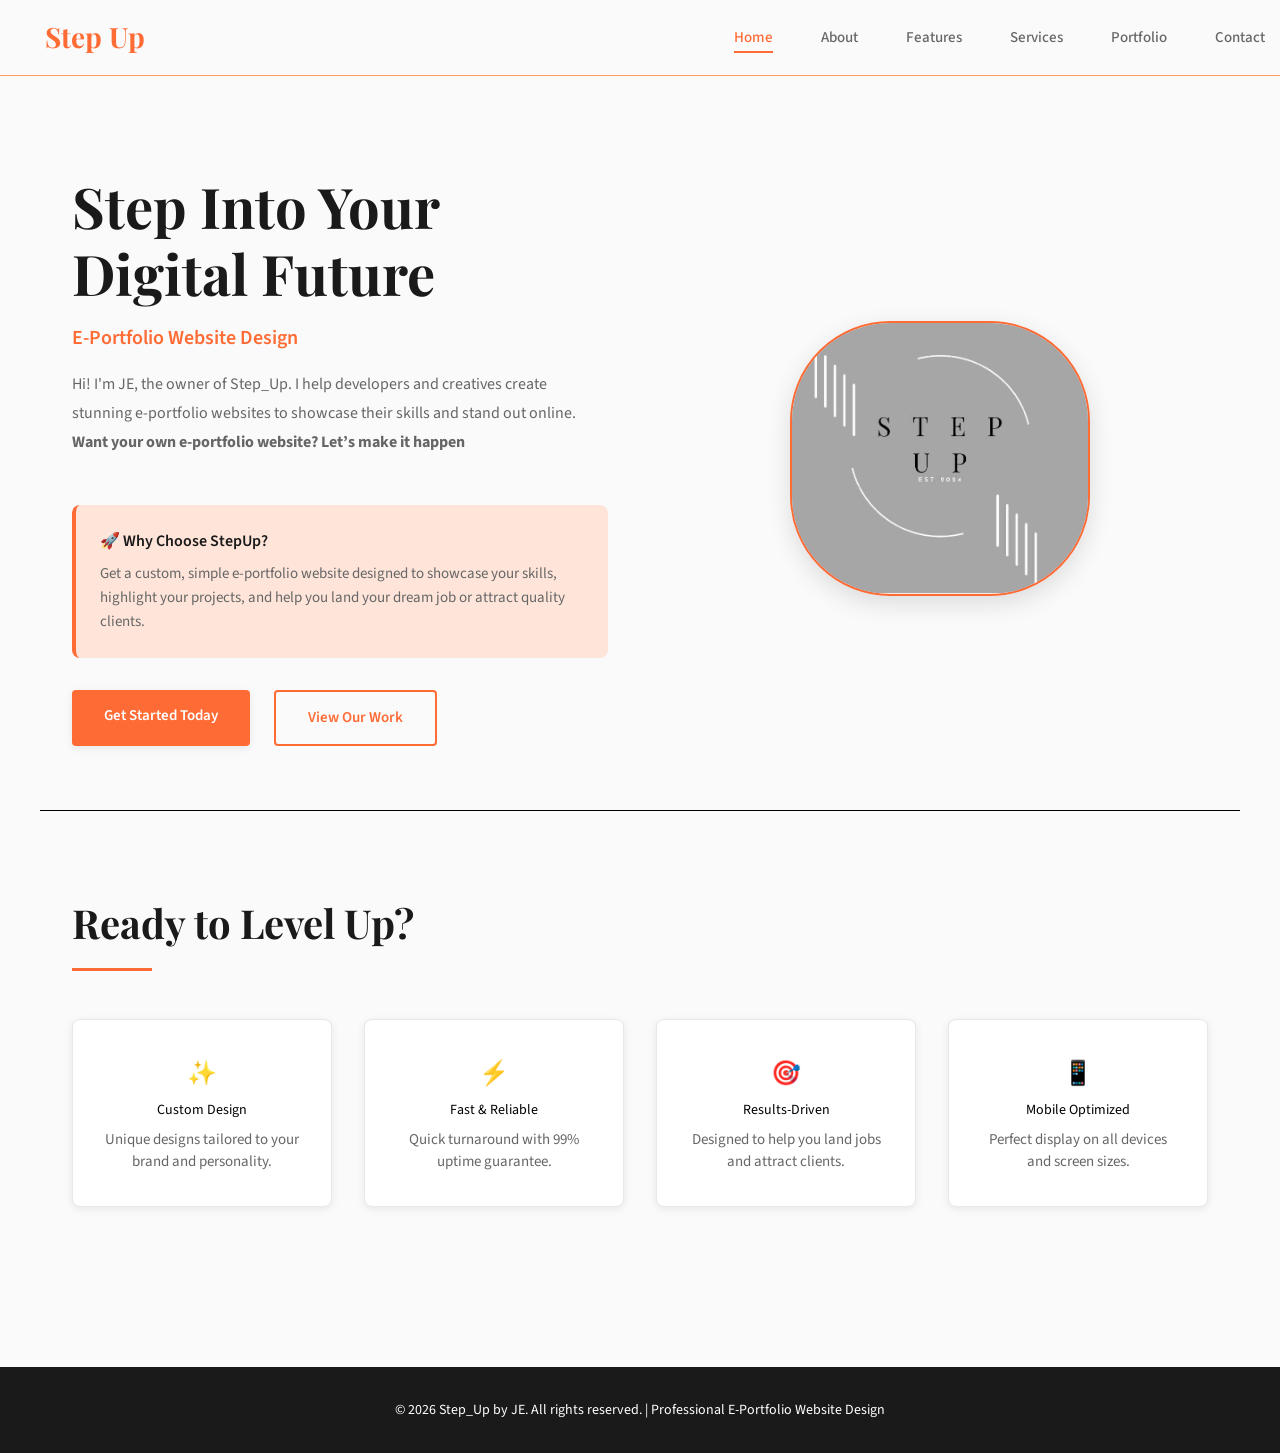
<file: index.html>
<!DOCTYPE html>
<html lang="en">
<head>
    <meta charset="UTF-8">
    <meta name="viewport" content="width=device-width, initial-scale=1.0">
    <title>StepUp - Home</title>
    <link href="https://fonts.googleapis.com/css2?family=Playfair+Display:wght@600;700&family=Source+Sans+Pro:wght@400;500;600&display=swap" rel="stylesheet">
    <link rel="stylesheet" href="stepup-style.css">
</head>
<body>

    <!-- Navigation -->
    <nav class="navbar">
        <a  class="nav-logo">Step Up</a>

  <div class="burger" id="burger">
    <div></div>
    <div></div>
    <div></div>
  </div>

            <ul class="nav-links" id="nav-links">
                <li><a href="index.html" class="active">Home</a></li>
                <li><a href="stepup-about.html">About</a></li>
                <li><a href="stepup-features.html">Features</a></li>
                <li><a href="stepup-services.html">Services</a></li>
                <li><a href="stepup-portfolio.html">Portfolio</a></li>
                <li><a href="stepup-contact.html">Contact</a></li>
            </ul>
    </nav>

    <!-- Hero Section -->
    <div class="hero">
        <div class="hero-content">
            <div class="hero-text">
                <h1>Step Into Your Digital Future</h1>
                <p class="hero-subtitle">E-Portfolio Website Design</p>
                <p class="hero-description">
                    Hi! I'm JE, the owner of Step_Up. I help developers and creatives create stunning e-portfolio websites to showcase their skills and stand out online.
                   <br><b>Want your own e-portfolio website? Let’s make it happen</b></p>
                
                <div class="hero-cta">
                    <div class="hero-cta-title">🚀 Why Choose StepUp?</div>
                    <div class="hero-cta-text"> 
                        Get a custom, simple e-portfolio website designed to showcase your skills, highlight your projects, and help you land your dream job or attract quality clients.                    </div>
                </div>

                <div class="cta-buttons">
                    <a href="stepup-services.html" class="btn btn-primary">Get Started Today</a>
                    <a href="stepup-portfolio.html" class="btn btn-secondary">View Our Work</a>
                </div>
            </div>
            <div class="hero-image-container">
                <div class="hero-image">
                    <div class="hero-image-placeholder"><img src="PFP.jpg"></div>
                </div>
            </div>
        </div>
    </div>

    <!-- Quick Links -->
    <section>
        <h2 class="section-title">Ready to Level Up?</h2>
        <div class="quick-links">
            <div class="quick-card">
                <div class="quick-card-title">✨</div>
                <div class="quick-card-label">Custom Design</div>
                <p style="color: #666666; margin-top: 8px; font-size: 15px; line-height: 1.5;">Unique designs tailored to your brand and personality.</p>
            </div>
            <div class="quick-card">
                <div class="quick-card-title">⚡</div>
                <div class="quick-card-label">Fast & Reliable</div>
                <p style="color: #666666; margin-top: 8px; font-size: 15px; line-height: 1.5;">Quick turnaround with 99% uptime guarantee.</p>
            </div>
            <div class="quick-card">
                <div class="quick-card-title">🎯</div>
                <div class="quick-card-label">Results-Driven</div>
                <p style="color: #666666; margin-top: 8px; font-size: 15px; line-height: 1.5;">Designed to help you land jobs and attract clients.</p>
            </div>
            <div class="quick-card">
                <div class="quick-card-title">📱</div>
                <div class="quick-card-label">Mobile Optimized</div>
                <p style="color: #666666; margin-top: 8px; font-size: 15px; line-height: 1.5;">Perfect display on all devices and screen sizes.</p>
            </div>
        </div>
    </section>

    <!-- Footer -->
    <footer>
        <p>&copy; 2026 Step_Up by JE. All rights reserved. | Professional E-Portfolio Website Design</p>
    </footer>

    <script src="stepup-script.js"></script>
</body>
</html>
</file>
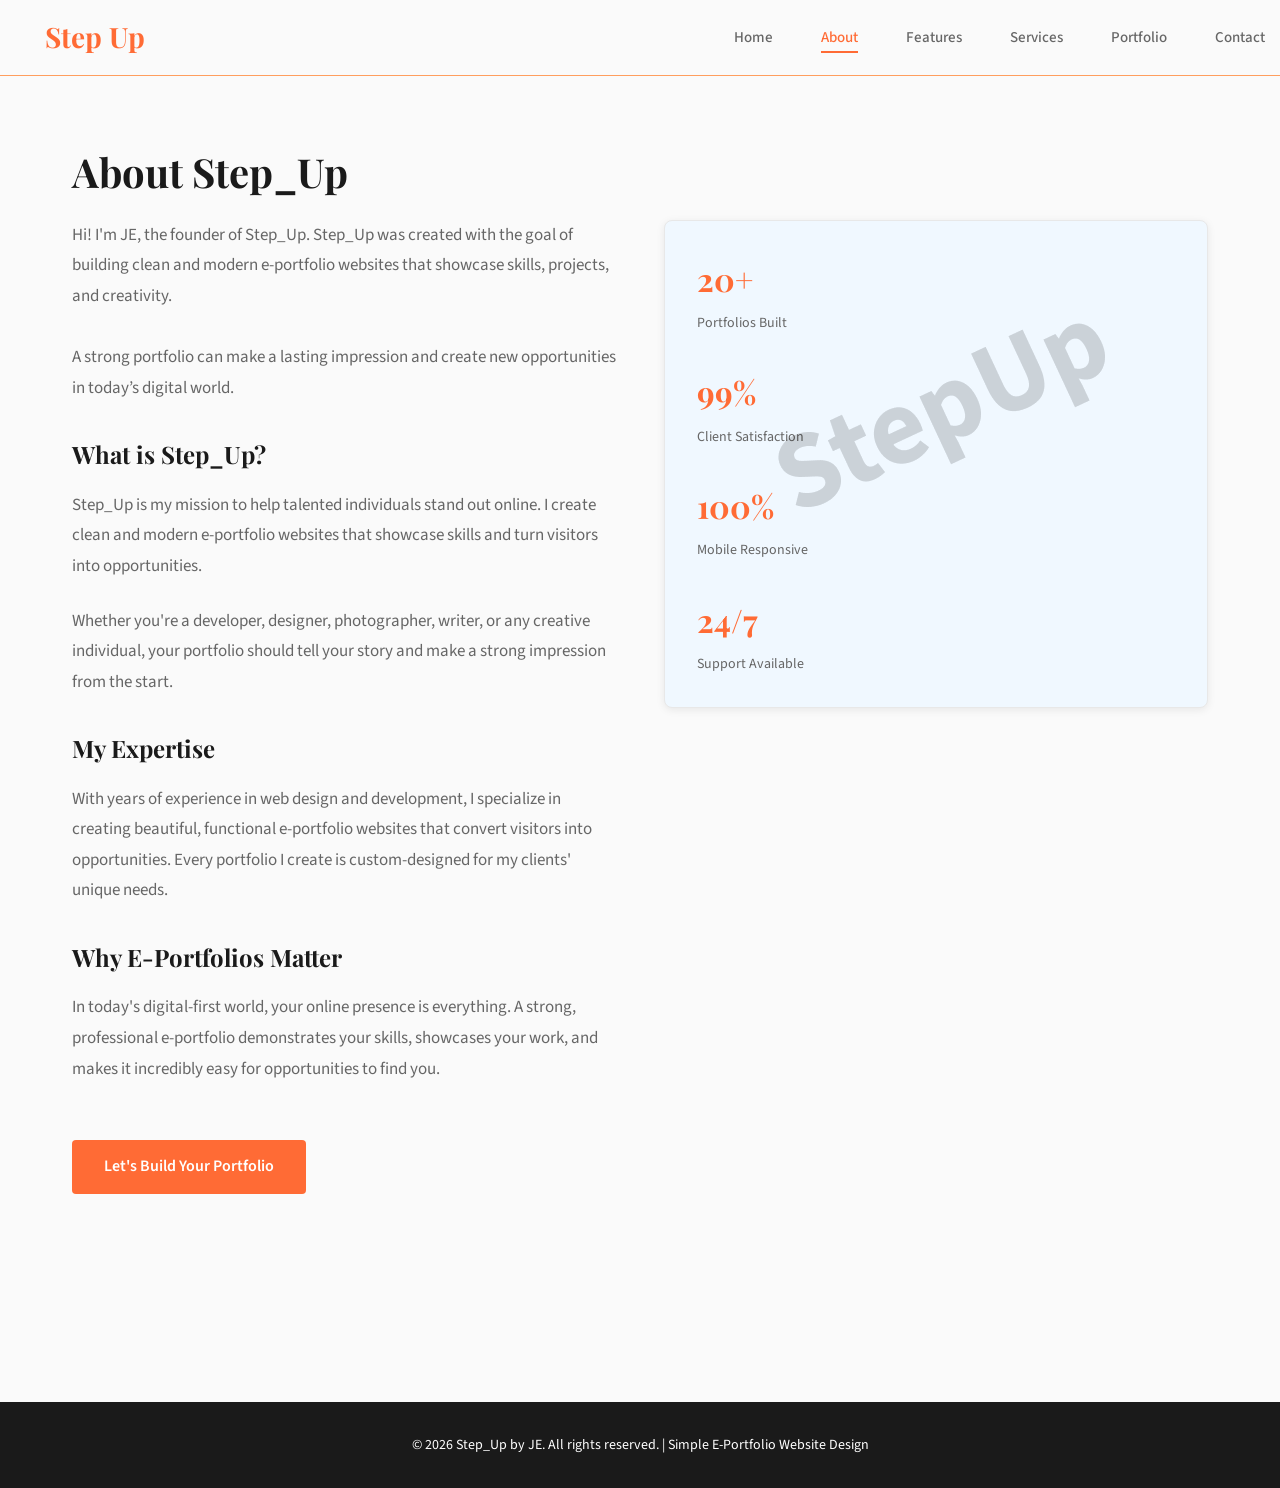
<file: stepup-about.html>
<!DOCTYPE html>

<head>
 <meta name="viewport" content="width=device-width, initial-scale=1.0">
    <title>StepUp - About</title>
    <link href="https://fonts.googleapis.com/css2?family=Playfair+Display:wght@600;700&family=Source+Sans+Pro:wght@400;500;600&display=swap" rel="stylesheet">
    <link rel="stylesheet" href="stepup-style.css">
</head>
<body>
     <!-- Navigation -->
    <nav class="navbar">
        <a class="nav-logo">Step Up</a>

  <div class="burger" id="burger">
    <div></div>
    <div></div>
    <div></div>
  </div>

            <ul class="nav-links" id="nav-links">
                <li><a href="index.html">Home</a></li>
                <li><a href="stepup-about.html" class="active">About</a></li>
                <li><a href="stepup-features.html">Features</a></li>
                <li><a href="stepup-services.html">Services</a></li>
                <li><a href="stepup-portfolio.html">Portfolio</a></li>
                <li><a href="stepup-contact.html">Contact</a></li>
            </ul>
        
    </nav>

    <div class="container">
        <h1 class="page-title">About Step_Up</h1>
        <div class="content-grid">
            <div class="about-text">
                <p>
                    Hi! I'm JE, the founder of Step_Up. Step_Up was created with the goal of building clean and modern e-portfolio websites that showcase skills, projects, and creativity.
                    <br><br>A strong portfolio can make a lasting impression and create new opportunities in today’s digital world.
        <h3>What is Step_Up?</h3>
                <p>
                    Step_Up is my mission to help talented individuals stand out online. I create clean and modern e-portfolio websites that showcase skills and turn visitors into opportunities.
                </p>
                <p>
                    Whether you're a developer, designer, photographer, writer, or any creative individual, your portfolio should tell your story and make a strong impression from the start.
                </p>

                <h3>My Expertise</h3>
                <p>
                    With years of experience in web design and development, I specialize in creating beautiful, functional e-portfolio websites that convert visitors into opportunities. Every portfolio I create is custom-designed for my clients' unique needs.
                </p>

                <h3>Why E-Portfolios Matter</h3>
                <p>
                    In today's digital-first world, your online presence is everything. A strong, professional e-portfolio demonstrates your skills, showcases your work, and makes it incredibly easy for opportunities to find you.
                </p>


                <a href="stepup-services.html" class="cta-link">Let's Build Your Portfolio</a>
            </div>


            <div class="highlights-box">
                <div class="highlight-item">
                    <div class="highlight-number">20+</div>
                    <div class="highlight-label">Portfolios Built</div>
                </div>
                <div class="highlight-item">
                    <div class="highlight-number">99%</div>
                    <div class="highlight-label">Client Satisfaction</div>
                </div>
                <div class="highlight-item">
                    <div class="highlight-number">100%</div>
                    <div class="highlight-label">Mobile Responsive</div>
                </div>
                <div class="highlight-item">
                    <div class="highlight-number">24/7</div>
                    <div class="highlight-label">Support Available</div>
                </div>
            </div>
        </div>
    </div>

    <footer>
        <p>&copy; 2026 Step_Up by JE. All rights reserved. | Simple E-Portfolio Website Design</p>
    </footer>
</body>

<script src="stepup-script.js"></script>
</html>
</file>
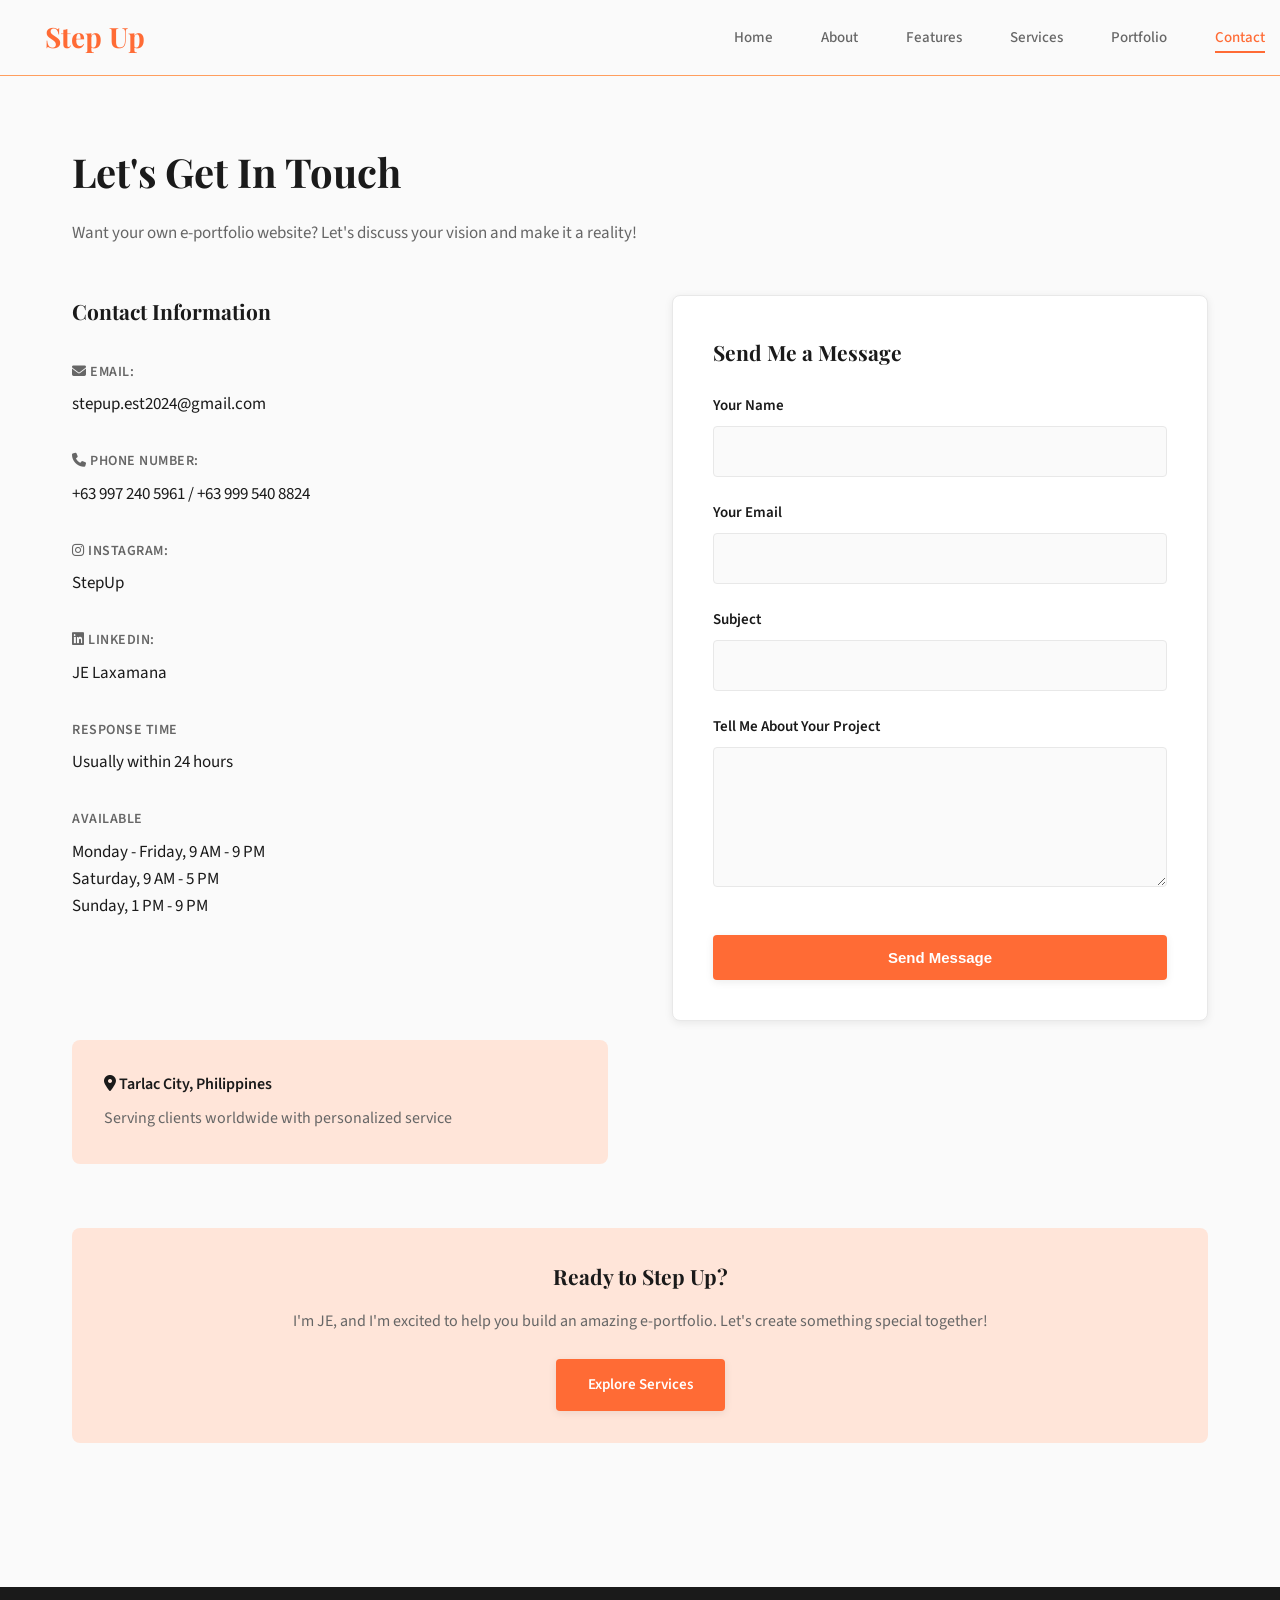
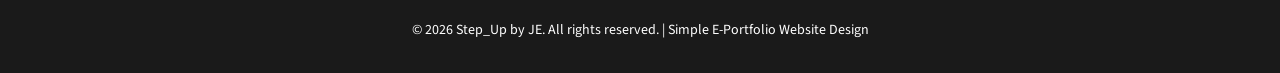
<file: stepup-contact.html>
<!DOCTYPE html>
<html lang="en">
<head>
    <meta charset="UTF-8">
    <meta name="viewport" content="width=device-width, initial-scale=1.0">
        <link rel="stylesheet" href="https://cdnjs.cloudflare.com/ajax/libs/font-awesome/6.5.0/css/all.min.css">

    <title>StepUp - Contact</title>
    <link href="https://fonts.googleapis.com/css2?family=Playfair+Display:wght@600;700&family=Source+Sans+Pro:wght@400;500;600&display=swap" rel="stylesheet">
    <link rel="stylesheet" href="stepup-style.css">
</head>
<body>
     <!-- Navigation -->
      
    <nav class="navbar">
        <a class="nav-logo">Step Up</a>

  <div class="burger" id="burger">
    <div></div>
    <div></div>
    <div></div>
  </div>
    
            <ul class="nav-links" id="nav-links">
                <li><a href="index.html">Home</a></li>
                <li><a href="stepup-about.html">About</a></li>
                <li><a href="stepup-features.html">Features</a></li>
                <li><a href="stepup-services.html">Services</a></li>
                <li><a href="stepup-portfolio.html">Portfolio</a></li>
                <li><a href="stepup-contact.html" class="active">Contact</a></li>
            </ul>

    </nav>

    <div class="container">
        <h1 class="page-title">Let's Get In Touch</h1>
        <p class="page-subtitle">Want your own e-portfolio website? Let's discuss your vision and make it a reality!</p>

        <div class="contact-content">
            <div class="contact-info">
                <div class="info-section">
                    <h3 class="info-title">Contact Information</h3>


                    <div class="contact-item">
                        <div class="contact-label"><i class="fas fa-envelope"></i> Email:</div>
                        <a href="mailto:stepup.est2024@gmail.com" class="contact-value">stepup.est2024@gmail.com</a>
                    </div>
                    
                    <div class="contact-item">
                        <div class="contact-label"><i class="fas fa-phone"></i> Phone Number:</div>
                        <a href="" class="contact-value">+63 997 240 5961 / +63 999 540 8824</a>
                    </div>
                    

                     <div class="contact-item">
                        <div class="contact-label"><i class="fab fa-instagram"></i> Instagram:</div>
                        <a href="https://instagram.com/step_up_by_je/" class="contact-value">StepUp</a>
                    </div>

                     <div class="contact-item">
                        <div class="contact-label"><i class="fab fa-linkedin"></i> LinkedIn:</div>
                        <a href="https://www.linkedin.com/in/JE-laxamana" class="contact-value">JE Laxamana</a>
                    </div>

                    <div class="contact-item">
                        <div class="contact-label">Response Time</div>
                        <div class="contact-value">Usually within 24 hours</div>
                    </div>
                    <div class="contact-item">
                        <div class="contact-label">Available</div>
                        <div class="contact-value">Monday - Friday, 9 AM - 9 PM</div>
                        <div class="contact-value">Saturday, 9 AM - 5 PM</div>
                        <div class="contact-value">Sunday, 1 PM - 9 PM</div>
                    </div>


                </div>

                <div class="location-box">
                    <div class="location-label"><i class="fas fa-map-marker-alt"></i> Tarlac City, Philippines</div>
                    <div class="location-text">Serving clients worldwide with personalized service</div>
                </div>
            </div>

            <div>
                <form class="contact-form" id="contactForm">
                    <h3>Send Me a Message</h3>
                    
                    <div class="success-message" id="successMessage">
                        ✓ Thanks for reaching out! I'll get back to you soon.
                    </div>

                    <div class="form-group">
                        <label for="name">Your Name</label>
                        <input type="text" id="name" name="name" required>
                    </div>

                    <div class="form-group">
                        <label for="email">Your Email</label>
                        <input type="email" id="email" name="email" required>
                    </div>

                    <div class="form-group">
                        <label for="subject">Subject</label>
                        <input type="text" id="subject" name="subject" required>
                    </div>

                    <div class="form-group">
                        <label for="message">Tell Me About Your Project</label>
                        <textarea id="message" name="message" required></textarea>
                    </div>

                    <button type="submit" class="btn btn-primary">Send Message</button>
                </form>
            </div>
        </div>

        <div style="margin-top: 64px; padding: 32px; background-color: #ffe5d9; border-radius: 8px; text-align: center;">
            <h3 style="font-family: 'Playfair Display', serif; font-size: 21px; margin-bottom: 16px; color: #1a1a1a;">Ready to Step Up?</h3>
            <p style="color: #666666; margin-bottom: 24px;">I'm JE, and I'm excited to help you build an amazing e-portfolio. Let's create something special together!</p>
            <a href="stepup-services.html" class="btn btn-primary">Explore Services</a>
        </div>
    </div>

    <footer>
        <p>&copy; 2026 Step_Up by JE. All rights reserved. | Simple E-Portfolio Website Design</p>
    </footer>
    <script src="stepup-script.js"></script>
</body>
</html>
</file>
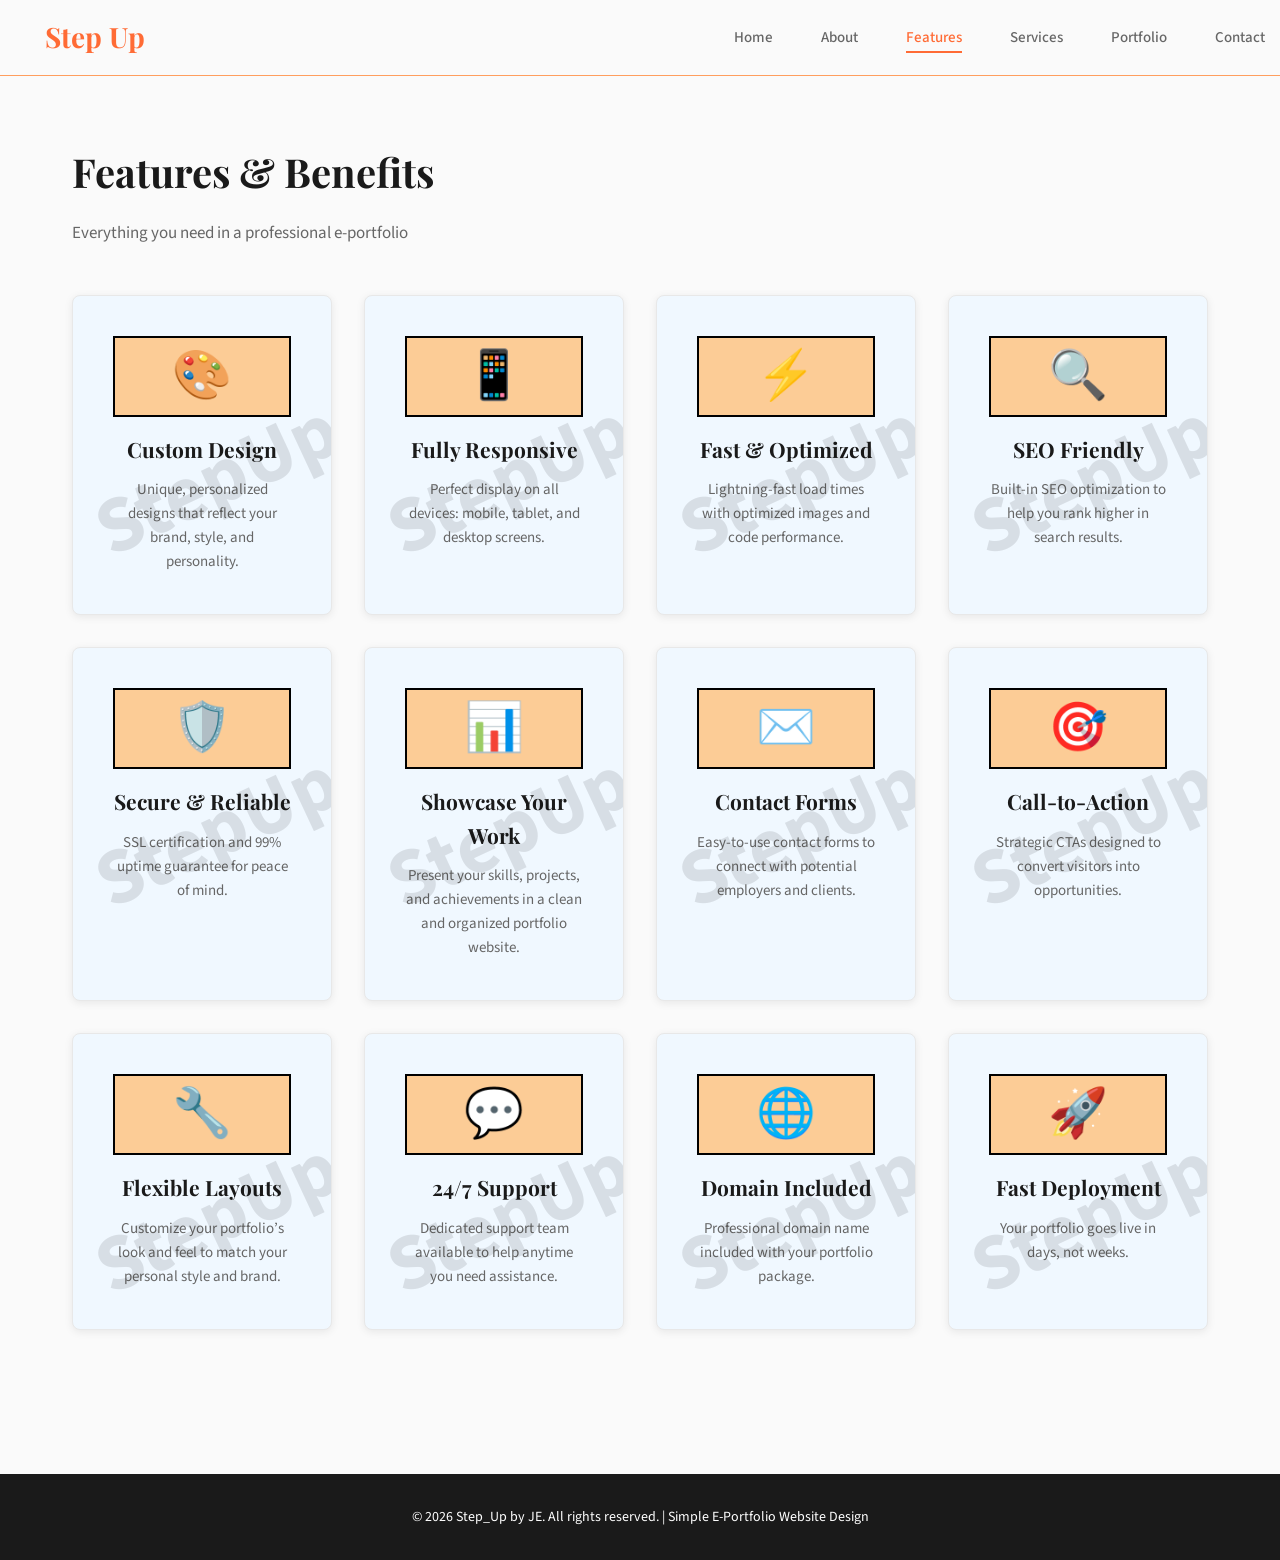
<file: stepup-features.html>
<!DOCTYPE html>
<html lang="en">
<head>
    <meta charset="UTF-8">
    <meta name="viewport" content="width=device-width, initial-scale=1.0">
    <title>StepUp - Features</title>
    <link href="https://fonts.googleapis.com/css2?family=Playfair+Display:wght@600;700&family=Source+Sans+Pro:wght@400;500;600&display=swap" rel="stylesheet">
    <link rel="stylesheet" href="stepup-style.css">
</head>
<body>
     <!-- Navigation -->
    <nav class="navbar">
        <a class="nav-logo">Step Up</a>

  <div class="burger" id="burger">
    <div></div>
    <div></div>
    <div></div>
  </div>
       
            <ul class="nav-links" id="nav-links">
                <li><a href="index.html">Home</a></li>
                <li><a href="stepup-about.html">About</a></li>
                <li><a href="stepup-features.html" class="active">Features</a></li>
                <li><a href="stepup-services.html">Services</a></li>
                <li><a href="stepup-portfolio.html">Portfolio</a></li>
                <li><a href="stepup-contact.html">Contact</a></li>
            </ul>
        
    </nav>

    <div class="container">
        <h1 class="page-title">Features & Benefits</h1>
        <p class="page-subtitle">Everything you need in a professional e-portfolio</p>

        <div class="features-grid">
            <div class="feature-card">
                <span class="feature-icon">🎨</span>
                <h3 class="feature-title">Custom Design</h3>
                <p class="feature-description">Unique, personalized designs that reflect your brand, style, and personality.</p>
            </div>
            <div class="feature-card">
                <span class="feature-icon">📱</span>
                <h3 class="feature-title">Fully Responsive</h3>
                <p class="feature-description">Perfect display on all devices: mobile, tablet, and desktop screens.</p>
            </div>
            <div class="feature-card">
                <span class="feature-icon">⚡</span>
                <h3 class="feature-title">Fast & Optimized</h3>
                <p class="feature-description">Lightning-fast load times with optimized images and code performance.</p>
            </div>
            <div class="feature-card">
                <span class="feature-icon">🔍</span>
                <h3 class="feature-title">SEO Friendly</h3>
                <p class="feature-description">Built-in SEO optimization to help you rank higher in search results.</p>
            </div>
            <div class="feature-card">
                <span class="feature-icon">🛡️</span>
                <h3 class="feature-title">Secure & Reliable</h3>
                <p class="feature-description">SSL certification and 99% uptime guarantee for peace of mind.</p>
            </div>
            <div class="feature-card">
                <span class="feature-icon">📊</span>
                <h3 class="feature-title">Showcase Your Work</h3>
                <p class="feature-description">Present your skills, projects, and achievements in a clean and organized portfolio website.</p>
            </div>
            <div class="feature-card">
                <span class="feature-icon">✉️</span>
                <h3 class="feature-title">Contact Forms</h3>
                <p class="feature-description">Easy-to-use contact forms to connect with potential employers and clients.</p>
            </div>
            <div class="feature-card">
                <span class="feature-icon">🎯</span>
                <h3 class="feature-title">Call-to-Action</h3>
                <p class="feature-description">Strategic CTAs designed to convert visitors into opportunities.</p>
            </div>
            <div class="feature-card">
                <span class="feature-icon">🔧</span>
                <h3 class="feature-title">Flexible Layouts</h3>
                <p class="feature-description">Customize your portfolio’s look and feel to match your personal style and brand.</p>
            </div>
            <div class="feature-card">
                <span class="feature-icon">💬</span>
                <h3 class="feature-title">24/7 Support</h3>
                <p class="feature-description">Dedicated support team available to help anytime you need assistance.</p>
            </div>
            <div class="feature-card">
                <span class="feature-icon">🌐</span>
                <h3 class="feature-title">Domain Included</h3>
                <p class="feature-description">Professional domain name included with your portfolio package.</p>
            </div>
            <div class="feature-card">
                <span class="feature-icon">🚀</span>
                <h3 class="feature-title">Fast Deployment</h3>
                <p class="feature-description">Your portfolio goes live in days, not weeks.</p>
            </div>
        </div>
    </div>
<footer>
        <p>&copy; 2026 Step_Up by JE. All rights reserved. | Simple E-Portfolio Website Design</p>
    </footer>
    <script src="stepup-script.js"></script>
</body>
</html>
</file>
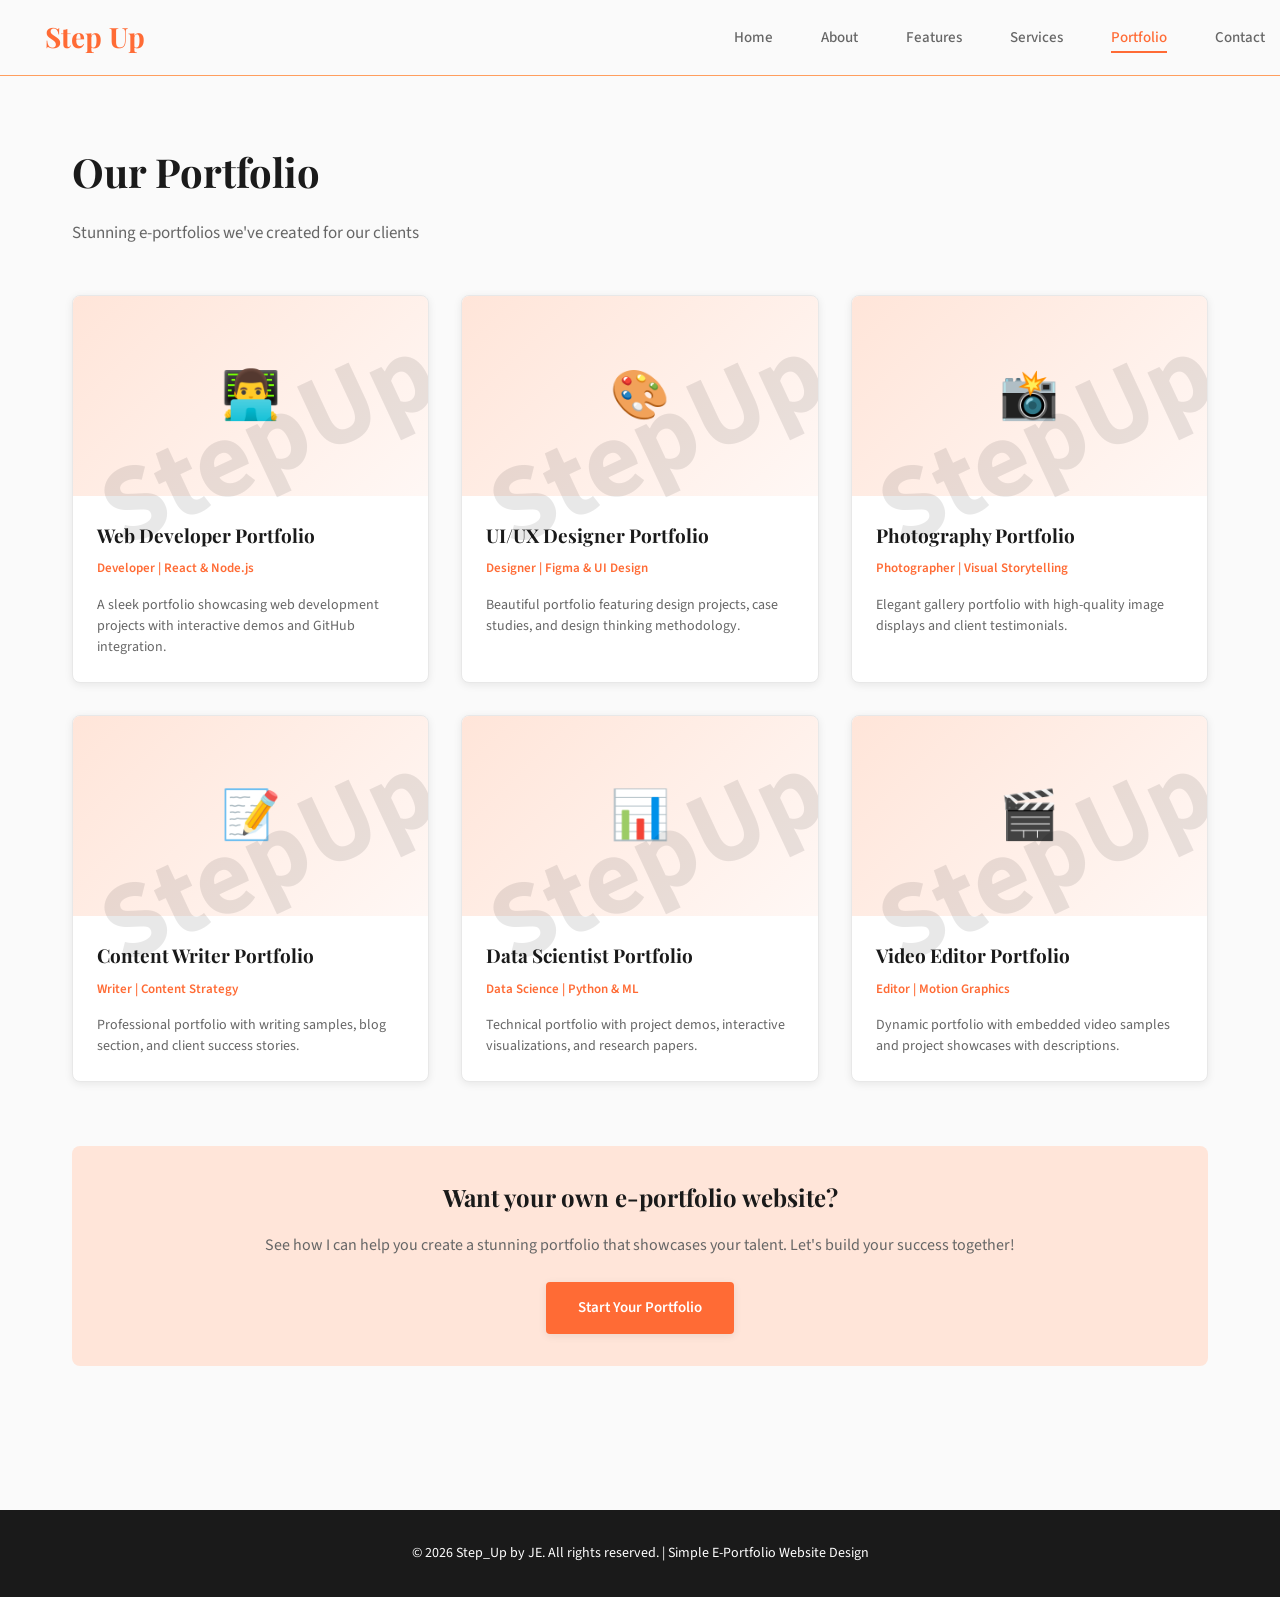
<file: stepup-portfolio.html>
<!DOCTYPE html>
<html lang="en">
<head>
    <meta charset="UTF-8">
    <meta name="viewport" content="width=device-width, initial-scale=1.0">
    <title>StepUp - Portfolio </title>
    <link href="https://fonts.googleapis.com/css2?family=Playfair+Display:wght@600;700&family=Source+Sans+Pro:wght@400;500;600&display=swap" rel="stylesheet">
    <link rel="stylesheet" href="stepup-style.css">
</head>
<body>
     <!-- Navigation -->
    <nav class="navbar">
        <a class="nav-logo">Step Up</a>

  <div class="burger" id="burger">
    <div></div>
    <div></div>
    <div></div>
  </div>
        

            <ul class="nav-links" id="nav-links">
                <li><a href="index.html">Home</a></li>
                <li><a href="stepup-about.html">About</a></li>
                <li><a href="stepup-features.html">Features</a></li>
                <li><a href="stepup-services.html">Services</a></li>
                <li><a href="stepup-portfolio.html" class="active">Portfolio</a></li>
                <li><a href="stepup-contact.html">Contact</a></li>
            </ul>
       
    </nav>

    <div class="container">
        <h1 class="page-title">Our Portfolio</h1>
        <p class="page-subtitle">Stunning e-portfolios we've created for our clients</p>

        <div class="portfolio-grid">
            <div class="portfolio-item">
                <div class="portfolio-image">👨‍💻</div>
                <div class="portfolio-content">
                    <h3 class="portfolio-title">Web Developer Portfolio</h3>
                    <p class="portfolio-category">Developer | React & Node.js</p>
                    <p class="portfolio-description">A sleek portfolio showcasing web development projects with interactive demos and GitHub integration.</p>
                </div>
            </div>
            <div class="portfolio-item">
                <div class="portfolio-image">🎨</div>
                <div class="portfolio-content">
                    <h3 class="portfolio-title">UI/UX Designer Portfolio</h3>
                    <p class="portfolio-category">Designer | Figma & UI Design</p>
                    <p class="portfolio-description">Beautiful portfolio featuring design projects, case studies, and design thinking methodology.</p>
                </div>
            </div>
            <div class="portfolio-item">
                <div class="portfolio-image">📸</div>
                <div class="portfolio-content">
                    <h3 class="portfolio-title">Photography Portfolio</h3>
                    <p class="portfolio-category">Photographer | Visual Storytelling</p>
                    <p class="portfolio-description">Elegant gallery portfolio with high-quality image displays and client testimonials.</p>
                </div>
            </div>
            <div class="portfolio-item">
                <div class="portfolio-image">📝</div>
                <div class="portfolio-content">
                    <h3 class="portfolio-title">Content Writer Portfolio</h3>
                    <p class="portfolio-category">Writer | Content Strategy</p>
                    <p class="portfolio-description">Professional portfolio with writing samples, blog section, and client success stories.</p>
                </div>
            </div>
            <div class="portfolio-item">
                <div class="portfolio-image">📊</div>
                <div class="portfolio-content">
                    <h3 class="portfolio-title">Data Scientist Portfolio</h3>
                    <p class="portfolio-category">Data Science | Python & ML</p>
                    <p class="portfolio-description">Technical portfolio with project demos, interactive visualizations, and research papers.</p>
                </div>
            </div>
            <div class="portfolio-item">
                <div class="portfolio-image">🎬</div>
                <div class="portfolio-content">
                    <h3 class="portfolio-title">Video Editor Portfolio</h3>
                    <p class="portfolio-category">Editor | Motion Graphics</p>
                    <p class="portfolio-description">Dynamic portfolio with embedded video samples and project showcases with descriptions.</p>
                </div>
            </div>
        </div>

        <div style="margin-top: 64px; text-align: center; padding: 32px; background-color: #ffe5d9; border-radius: 8px;">
            <h3 style="font-family: 'Playfair Display', serif; font-size: 24px; margin-bottom: 16px; color: #1a1a1a;">Want your own e-portfolio website?</h3>
            <p style="color: #666666; margin-bottom: 24px; font-size: 16px;">See how I can help you create a stunning portfolio that showcases your talent. Let's build your success together!</p>
            <a href="stepup-contact.html" class="btn btn-primary">Start Your Portfolio</a>
        </div>
    </div>

    <footer>
        <p>&copy; 2026 Step_Up by JE. All rights reserved. | Simple E-Portfolio Website Design</p>
    </footer>
    <script src="stepup-script.js"></script>
</body>
</html>
</file>
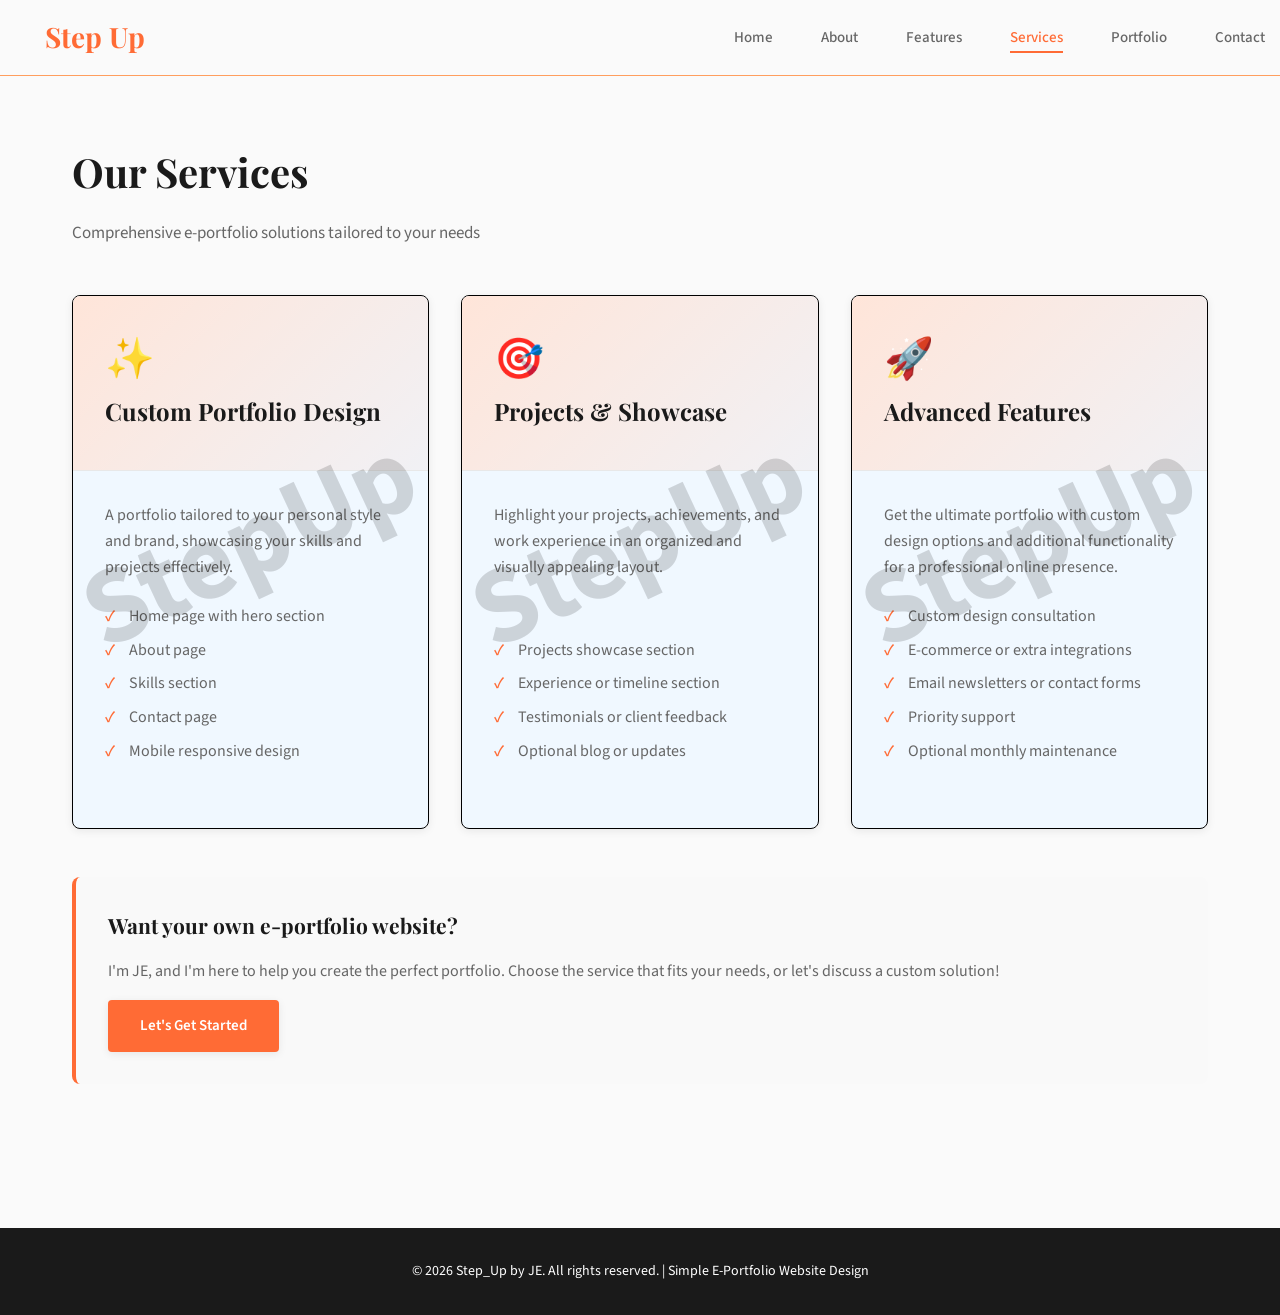
<file: stepup-services.html>
<!DOCTYPE html>
<html lang="en">
<head>
    <meta charset="UTF-8">
    <meta name="viewport" content="width=device-width, initial-scale=1.0">
    <title>StepUp - Services</title>
    <link href="https://fonts.googleapis.com/css2?family=Playfair+Display:wght@600;700&family=Source+Sans+Pro:wght@400;500;600&display=swap" rel="stylesheet">
    <link rel="stylesheet" href="stepup-style.css">
</head>
<body>
     <!-- Navigation -->
    <nav class="navbar">
        <a class="nav-logo">Step Up</a>

  <div class="burger" id="burger">
    <div></div>
    <div></div>
    <div></div>
  </div>
        
            <ul class="nav-links" id="nav-links">
                <li><a href="index.html">Home</a></li>
                <li><a href="stepup-about.html">About</a></li>
                <li><a href="stepup-features.html">Features</a></li>
                <li><a href="stepup-services.html" class="active">Services</a></li>
                <li><a href="stepup-portfolio.html">Portfolio</a></li>
                <li><a href="stepup-contact.html">Contact</a></li>
            </ul>
    
    </nav>

    <div class="container">
        <h1 class="page-title">Our Services</h1>
        <p class="page-subtitle">Comprehensive e-portfolio solutions tailored to your needs</p>

        <div class="services-grid">
            <div class="service-card">
                <div class="service-header">
                    <span class="service-icon">✨</span>
                    <h2 class="service-title">Custom Portfolio Design</h2>
                </div>
                <div class="service-body">
                    <p class="service-description">A portfolio tailored to your personal style and brand, showcasing your skills and projects effectively.</p>
                    <ul class="service-features">
                        <li>Home page with hero section</li>
                        <li>About page</li>
                        <li>Skills section</li>
                        <li>Contact page</li>
                        <li>Mobile responsive design</li>
                    </ul>
                </div>
            </div>

            <div class="service-card">
                <div class="service-header">
                    <span class="service-icon">🎯</span>
                    <h2 class="service-title">Projects & Showcase</h2>
                </div>
                <div class="service-body">
                    <p class="service-description">Highlight your projects, achievements, and work experience in an organized and visually appealing layout.</p>
                    <ul class="service-features">
                        <li>Projects showcase section</li>
                <li>Experience or timeline section</li>
                <li>Testimonials or client feedback</li>
                <li>Optional blog or updates</li>
                    </ul>
                </div>
            </div>

            <div class="service-card">
                <div class="service-header">
                    <span class="service-icon">🚀</span>
                    <h2 class="service-title">Advanced Features</h2>
                </div>
                <div class="service-body">
                    <p class="service-description">Get the ultimate portfolio with custom design options and additional functionality for a professional online presence.</p>
                    <ul class="service-features">
                         <li>Custom design consultation</li>
                <li>E-commerce or extra integrations</li>
                <li>Email newsletters or contact forms</li>
                <li>Priority support</li>
                <li>Optional monthly maintenance</li>
                    </ul>            
                </div>
            </div>
        </div>

        <div style="margin-top: 48px; padding: 32px; background-color: #f9f9f9; border-radius: 8px; border-left: 4px solid #ff6b35;">
            <h3 style="font-family: 'Playfair Display', serif; font-size: 21px; margin-bottom: 16px; color: #1a1a1a;">Want your own e-portfolio website?</h3>
            <p style="color: #666666; margin-bottom: 16px;">I'm JE, and I'm here to help you create the perfect portfolio. Choose the service that fits your needs, or let's discuss a custom solution!</p>
            <a href="stepup-contact.html" class="btn btn-primary">Let's Get Started</a>
        </div>
    </div>

   <footer>
        <p>&copy; 2026 Step_Up by JE. All rights reserved. | Simple E-Portfolio Website Design</p>
    </footer>
    <script src="stepup-script.js"></script>
</body>
</html>
</file>
<file: stepup-style.css>
* {
    margin: 0;
    padding: 0;
    box-sizing: border-box;
}

html {
    scroll-behavior: smooth;
}

body {
    font-family: 'Source Sans Pro', sans-serif;
    background-color: #fafafa;
    color: #1a1a1a;
    line-height: 1.6;
    overflow-x: hidden;
}

/* Navigation */
.navbar{
  display:flex;
  justify-content:space-between;
  align-items:center;
  padding:15px;
  background:rgba(250, 250, 250, 0.95);
  border-bottom: 1px solid #ff9e5e;
}



.nav-logo {
    font-family: 'Playfair Display', serif;
    font-size: 28px;
    font-weight: 700;
    color: #ff6b35;
    text-decoration: none;
    transition: color 0.3s ease;
    padding: 0px 30px;
}

.nav-logo:hover {
    color: #d84315;
}



.nav-links {
    display: flex;
    gap: 48px;
    list-style: none;
}

.nav-links a {
    text-decoration: none;
    color: #666666;
    font-size: 15px;
    font-weight: 500;
    transition: color 0.3s ease;
    position: relative;
}

.nav-links a:hover,
.nav-links a.active {
    color: #ff6b35;
}

.nav-links a::after {
    content: '';
    position: absolute;
    bottom: -5px;
    left: 0;
    width: 0;
    height: 2px;
    background-color: #ff6b35;
    transition: width 0.3s ease;
}

.nav-links a:hover::after,
.nav-links a.active::after {
    width: 100%;
}

/* BURGER */

.burger{
  display:none;
  cursor:pointer;
}

.burger div{
  width:25px;
  height:3px;
  background:rgb(0, 0, 0);
  margin:5px;
}

/* MOBILE STYLE */

@media (max-width:768px){

  .burger{
    display:block;
  }

  .nav-links{
    position:relative;
    background:#f8c49a;
    flex-direction:column;
    width:30%;
    text-align:center;
    display:none;
    border-radius: 40px;
  }

  .nav-links li{
    padding:10px;
  }

  .nav-links.show{
    display:flex;
  }

}

/* Buttons */
.btn {
    padding: 14px 32px;
    border: none;
    border-radius: 4px;
    font-size: 15px;
    font-weight: 600;
    cursor: pointer;
    text-decoration: none;
    display: inline-block;
    transition: all 0.3s ease;
}

.btn-primary {
    background-color: #ff6b35;
    color: white;
    box-shadow: 0 2px 8px rgba(0, 0, 0, 0.08);
}

.btn-primary:hover {
    background-color: #d84315;
    box-shadow: 0 8px 24px rgba(0, 0, 0, 0.12);
    transform: translateY(-2px);
}

.btn-secondary {
    background-color: transparent;
    color: #ff6b35;
    border: 2px solid #ff6b35;
}

.btn-secondary:hover {
    background-color: #ffe5d9;
}

/* Container */
.container {
    max-width: 1200px;
    margin: 0 auto;
    padding: 64px 32px;
}

.page-header {
    margin-bottom: 64px;
}

.page-title {
    font-family: 'Playfair Display', serif;
    font-size: 40px;
    font-weight: 700;
    margin-bottom: 16px;
    color: #1a1a1a;
}

.page-subtitle {
    color: #666666;
    font-size: 17px;
    margin-bottom: 48px;
}

/* Section */
section {
    max-width: 1200px;
    margin: 0 auto;
    padding: 80px 32px;
    border-top: 1px solid #000000;
}

.section-title {
    font-family: 'Playfair Display', serif;
    font-size: 40px;
    font-weight: 700;
    margin-bottom: 48px;
    color: #1a1a1a;
    position: relative;
    padding-bottom: 16px;
}

.section-title::after {
    content: '';
    position: absolute;
    bottom: 0;
    left: 0;
    width: 80px;
    height: 3px;
    background-color: #ff6b35;
}

/* ========== HOME PAGE ========== */

.hero {
    max-width: 1200px;
    margin: 0 auto;
    padding: 96px 32px 64px;
    animation: fadeInUp 0.8s ease;
}

.hero-content {
    display: grid;
    grid-template-columns: 1fr 1fr;
    gap: 64px;
    align-items: center;
}

.hero-text {
    max-width: 600px;
}

.hero h1 {
    font-family: 'Playfair Display', serif;
    font-size: 56px;
    font-weight: 700;
    margin-bottom: 16px;
    line-height: 1.2;
    color: #1a1a1a;
}

.hero-subtitle {
    font-size: 20px;
    color: #ff6b35;
    margin-bottom: 16px;
    font-weight: 600;
}

.hero-description {
    font-size: 16px;
    color: #666666;
    margin-bottom: 48px;
    max-width: 600px;
    line-height: 1.8;
}

.hero-cta {
    background-color: #ffe5d9;
    padding: 24px;
    border-radius: 8px;
    margin-bottom: 32px;
    border-left: 4px solid #ff6b35;
}

.hero-cta-title {
    font-weight: 600;
    color: #1a1a1a;
    margin-bottom: 8px;
}

.hero-cta-text {
    color: #666666;
    font-size: 15px;
}

.cta-buttons {
    display: flex;
    gap: 24px;
    flex-wrap: wrap;
}

.hero-image-container {
    display: flex;
    align-items: center;
    justify-content: center;
}

.hero-image {
    width: 300px;
    max-width: 350px;
    height: 275px;
    border-radius: 100px;
    background: linear-gradient(135deg, #ffe5d9 0%, rgba(255, 107, 53, 0.1) 100%);
    display: flex;
    align-items: center;
    justify-content: center;
    border: 2px solid #ff6b35;
    overflow: hidden;
    box-shadow: 0 8px 24px rgba(0, 0, 0, 0.12);
    transition: all 0.3s ease;
}

.hero-image:hover {
    transform: translateY(-8px);
    box-shadow: 0 12px 40px rgba(255, 107, 53, 0.2);
}

.hero-image img {
    width: 100%;
    height: 100%;
    object-fit: cover;
}

.hero-image-placeholder {
    font-size: 56px;
    color: #ff6b35;
    text-align: center;
}

.about-content {
    display: grid;
    grid-template-columns: 1fr 1fr;
    gap: 64px;
    align-items: center;
}

.about-text p {
    margin-bottom: 24px;
    color: #666666;
    font-size: 17px;
    line-height: 1.8;
}



.quick-links {
    display: grid;
    grid-template-columns: repeat(auto-fit, minmax(200px, 1fr));
    gap: 32px;
    margin-top: 48px;
}

.quick-card {
    background-color: #ffffff;
    padding: 32px;
    border-radius: 8px;
    border: 1px solid #e8e8e8;
    text-align: center;
    transition: all 0.3s ease;
    box-shadow: 0 2px 8px rgba(0, 0, 0, 0.08);
}

.quick-card:hover {
    border-color: #ff6b35;
    box-shadow: 0 8px 24px rgba(0, 0, 0, 0.12);
    transform: translateY(-4px);
}

.quick-card-title {
    font-family: 'Playfair Display', serif;
    font-size: 24px;
    font-weight: 700;
    color: #ff6b35;
    margin-bottom: 8px;
}

.quick-card-label {
    color: #000000;
    font-size: 14px;
}

.quick-card a {
    display: inline-block;
    margin-top: 16px;
    color: #ff6b35;
    text-decoration: none;
    font-weight: 600;
    transition: all 0.3s ease;
}

.quick-card a:hover {
    color: #d84315;
}

/* ========== ABOUT PAGE ========== */

.content-grid {
    display: grid;
    grid-template-columns: 1fr 1fr;
    gap: 48px;
    align-items: start;
    margin-bottom: 64px;
}

.about-text h3 {
    font-family: 'Playfair Display', serif;
    font-size: 24px;
    margin-top: 32px;
    margin-bottom: 16px;
    color: #1a1a1a;
}

.highlights-box {
    position: relative;
    background-color: aliceblue;
    padding: 32px;
    border-radius: 8px;
    border: 1px solid #e8e8e8;
    box-shadow: 0 2px 8px rgba(0, 0, 0, 0.08);
}

.highlight-item::after {
    content: "StepUp";
    position: absolute;
    top: 100px;
    left: 100px;
    transform: rotate(-25deg);
    font-size: 110px;
    color: rgba(0, 0, 0, 0.04);
    font-weight: bold;
    z-index: 0;
}

.highlight-item {
    margin-bottom: 32px;
}

.highlight-item:last-child {
    margin-bottom: 0;
}

.highlight-number {
    font-family: 'Playfair Display', serif;
    font-size: 32px;
    font-weight: 700;
    color: #ff6b35;
}

.highlight-label {
    color: #666666;
    font-size: 14px;
    margin-top: 8px;
}

.cta-link {
    display: inline-block;
    margin-top: 32px;
    padding: 14px 32px;
    background-color: #ff6b35;
    color: white;
    text-decoration: none;
    border-radius: 4px;
    font-weight: 600;
    transition: all 0.3s ease;
}

.cta-link:hover {
    background-color: #d84315;
    transform: translateY(-2px);
    box-shadow: 0 8px 24px rgba(0, 0, 0, 0.12);
}

/* ========== FEATURES PAGE ========== */

.features-grid {
    display: grid;
    grid-template-columns: repeat(auto-fit, minmax(250px, 1fr));
    gap: 32px;
}

.feature-card {
    position: relative;
    background-color:aliceblue;
    overflow: hidden;
    padding: 40px;
    border-radius: 8px;
    border: 1px solid #e8e8e8;
    transition: all 0.3s ease;
    box-shadow: 0 2px 8px rgba(0, 0, 0, 0.08);
    text-align: center;
}

.feature-card::after {
    content: "StepUp";
    position: absolute;
    top: 120px;
    left: 15px;
    transform: rotate(-25deg);
    font-size: 80px;
    color: rgba(0, 0, 0, 0.1);
    font-weight: bold;
    z-index: 0;
}



.feature-card:hover {
    border-color: #ff6b35;
    box-shadow: 0 8px 24px rgba(0, 0, 0, 0.12);
    transform: translateY(-6px);
}

.feature-icon {
    font-size: 48px;
    margin-bottom: 16px;
    display: block;
    border: 2px solid #000000;
    background-color: #fccc96;
}

.feature-title {
    font-family: 'Playfair Display', serif;
    font-size: 21px;
    font-weight: 700;
    color: #1a1a1a;
    margin-bottom: 12px;
}

.feature-description {
    color: #666666;
    font-size: 15px;
    line-height: 1.6;
}


/* ========== SERVICES PAGE ========== */

.services-grid {
    display: grid;
    grid-template-columns: repeat(auto-fit, minmax(300px, 1fr));
    gap: 32px;
}

.service-card {
    position: relative;
    background-color: aliceblue;
    border: 1px solid #000000;
    border-radius: 8px;
    overflow: hidden;
    transition: all 0.3s ease;
    box-shadow: 0 2px 8px rgba(0, 0, 0, 0.08);
    display: flex;
    flex-direction: column;
}

.service-card:hover {
    border-color: #ff6b35;
    transform: translateY(-6px);
}

.service-card::after {
    content: "StepUp";
    position: absolute;
    top: 30%;
    left: 0%;
    transform: rotate(-25deg);
    font-size: 110px;
    color: rgba(0, 0, 0, 0.15);
    font-weight: bold;
    z-index: 0;
}


.service-header {
    background: linear-gradient(135deg, #ffe5d9 0%, rgba(255, 107, 53, 0.05) 100%);
    padding: 32px;
    border-bottom: 1px solid #e8e8e8;
}

.service-title {
    font-family: 'Playfair Display', serif;
    font-size: 24px;
    font-weight: 700;
    color: #1a1a1a;
    margin-bottom: 8px;
}

.service-icon {
    font-size: 40px;
    margin-bottom: 16px;
}

.service-body {
    padding: 32px;
    flex-grow: 1;
    display: flex;
    flex-direction: column;
}

.service-description {
    color: #666666;
    margin-bottom: 24px;
    line-height: 1.6;
    flex-grow: 1;
}

.service-features {
    list-style: none;
    margin-bottom: 24px;
}

.service-features li {
    color: #666666;
    margin-bottom: 8px;
    position: relative;
    padding-left: 24px;
}

.service-features li::before {
    content: '✓';
    position: absolute;
    left: 0;
    color: #ff6b35;
    font-weight: 600;
}


/* ========== PORTFOLIO PAGE ========== */

.portfolio-grid {
    display: grid;
    grid-template-columns: repeat(auto-fit, minmax(280px, 1fr));
    gap: 32px;
}

.portfolio-item {
    position: relative;
    background-color: #ffffff;
    border: 1px solid #e8e8e8;
    border-radius: 8px;
    overflow: hidden;
    transition: all 0.3s ease;
    box-shadow: 0 2px 8px rgba(0, 0, 0, 0.08);
}

.portfolio-item::after {
    content: "StepUp";
    position: absolute;
    top: 15%;
    left: 5%;
    transform: rotate(-25deg);
    font-size: 110px;
    color: rgba(0, 0, 0, 0.09);
    font-weight: bold;
    z-index: 0;
}

.portfolio-item:hover {
    border-color: #ff6b35;
    box-shadow: 0 8px 24px rgba(0, 0, 0, 0.12);
    transform: translateY(-6px);
}

.portfolio-image {
    width: 100%;
    height: 200px;
    background: linear-gradient(135deg, #ffe5d9 0%, rgba(255, 107, 53, 0.05) 100%);
    display: flex;
    align-items: center;
    justify-content: center;
    font-size: 48px;
}

.portfolio-content {
    padding: 24px;
}

.portfolio-title {
    font-family: 'Playfair Display', serif;
    font-size: 19px;
    font-weight: 700;
    color: #1a1a1a;
    margin-bottom: 8px;
}

.portfolio-category {
    color: #ff6b35;
    font-size: 13px;
    font-weight: 600;
    margin-bottom: 16px;
}

.portfolio-description {
    color: #666666;
    font-size: 14px;
    line-height: 1.5;
}

/* ========== CONTACT PAGE ========== */

.contact-content {
    display: grid;
    grid-template-columns: 1fr 1fr;
    gap: 64px;
    align-items: start;
}

.contact-info {
    display: flex;
    flex-direction: column;
    gap: 40px;
}

.info-section {
    margin-bottom: 16px;
}

.info-title {
    font-family: 'Playfair Display', serif;
    font-size: 21px;
    font-weight: 700;
    margin-bottom: 32px;
    color: #1a1a1a;
}

.contact-item {
    margin-bottom: 32px;
}

.contact-label {
    color: #666666;
    font-size: 14px;
    margin-bottom: 8px;
    font-weight: 600;
    text-transform: uppercase;
    letter-spacing: 0.5px;
}

.contact-value {
    color: #1a1a1a;
    font-size: 17px;
    text-decoration: none;
    transition: color 0.3s ease;
    word-break: break-word;
}

.contact-value:hover {
    color: #ff6b35;
}

.contact-links {
    display: flex;
    gap: 16px;
    margin-top: 24px;
}


.contact-form {
    background-color: #ffffff;
    padding: 40px;
    border-radius: 8px;
    border: 1px solid #e8e8e8;
    box-shadow: 0 2px 8px rgba(0, 0, 0, 0.08);
}

.contact-form h3 {
    font-family: 'Playfair Display', serif;
    font-size: 21px;
    font-weight: 700;
    margin-bottom: 24px;
    color: #1a1a1a;
}

.form-group {
    margin-bottom: 24px;
}

.form-group:last-child {
    margin-bottom: 0;
}

.form-group label {
    display: block;
    font-weight: 600;
    margin-bottom: 8px;
    color: #1a1a1a;
    font-size: 15px;
}

.form-group input,
.form-group textarea {
    width: 100%;
    padding: 14px;
    border: 1px solid #e8e8e8;
    border-radius: 4px;
    font-family: 'Source Sans Pro', sans-serif;
    font-size: 15px;
    transition: all 0.3s ease;
    background-color: #fafafa;
}

.form-group input:focus,
.form-group textarea:focus {
    outline: none;
    border-color: #ff6b35;
    background-color: #ffffff;
    box-shadow: 0 0 0 3px #ffe5d9;
}

.form-group textarea {
    resize: vertical;
    min-height: 140px;
}

.contact-form .btn {
    width: 100%;
    padding: 14px;
    background-color: #ff6b35;
    color: white;
    border: none;
    border-radius: 4px;
    font-size: 15px;
    font-weight: 600;
    cursor: pointer;
    transition: all 0.3s ease;
    margin-top: 16px;
}

.contact-form .btn:hover {
    background-color: #d84315;
    transform: translateY(-2px);
    box-shadow: 0 8px 24px rgba(0, 0, 0, 0.12);
}

.success-message {
    display: none;
    padding: 16px;
    background-color: #d4edda;
    color: #155724;
    border: 1px solid #c3e6cb;
    border-radius: 4px;
    margin-bottom: 16px;
    text-align: center;
}

.success-message.show {
    display: block;
    animation: slideDown 0.3s ease;
}

@keyframes slideDown {
    from {
        opacity: 0;
        transform: translateY(-10px);
    }
    to {
        opacity: 1;
        transform: translateY(0);
    }
}

.location-box {
    background-color: #ffe5d9;
    padding: 32px;
    border-radius: 8px;
    margin-top: 32px;
}

.location-label {
    font-weight: 600;
    color: #1a1a1a;
    margin-bottom: 8px;
}

.location-text {
    color: #666666;
}

/* ========== FOOTER ========== */

footer {
    background-color: #1a1a1a;
    color: white;
    text-align: center;
    padding: 32px;
    margin-top: 80px;
    font-size: 14px;
}

/* ========== ANIMATIONS ========== */

@keyframes fadeInUp {
    from {
        opacity: 0;
        transform: translateY(30px);
    }
    to {
        opacity: 1;
        transform: translateY(0);
    }
}

.fade-in {
    animation: fadeInUp 0.8s ease forwards;
    opacity: 0;
}

/* ========== RESPONSIVE ========== */

@media (max-width: 768px) {
    .nav-links {
        gap: 24px;
    }

    .page-title {
        font-size: 32px;
    }

    .hero-content,
    .content-grid,
    .contact-content,
    .about-content {
        grid-template-columns: 1fr;
        gap: 32px;
    }

    .about-highlights {
        justify-content: space-around;
    }

    .features-grid,
    .services-grid,
    .portfolio-grid {
        grid-template-columns: 1fr;
    }

    .hero {
        padding: 64px 24px 32px;
    }

    .container {
        padding: 32px 24px;
    }

    section {
        padding: 48px 24px;
    }

    .hero h1 {
        font-size: 40px;
    }

    .hero-image {
        max-width: 300px;
        height: 300px;
    }

    .cta-buttons {
        flex-direction: column;
    }

    .btn {
        width: 100%;
        text-align: center;
    }
}

@media (max-width: 480px) {
    .nav-links {
        gap: 16px;
        font-size: 13px;
    }

    .page-title {
        font-size: 24px;
    }

    .hero h1 {
        font-size: 32px;
    }

    .hero-image {
        max-width: 250px;
        height: 250px;
    }

    .hero-image-placeholder {
        font-size: 40px;
    }

    .contact-links {
        gap: 12px;
    }

    .social-link {
        width: 45px;
        height: 45px;
        font-size: 16px;
    }
}
</file>
